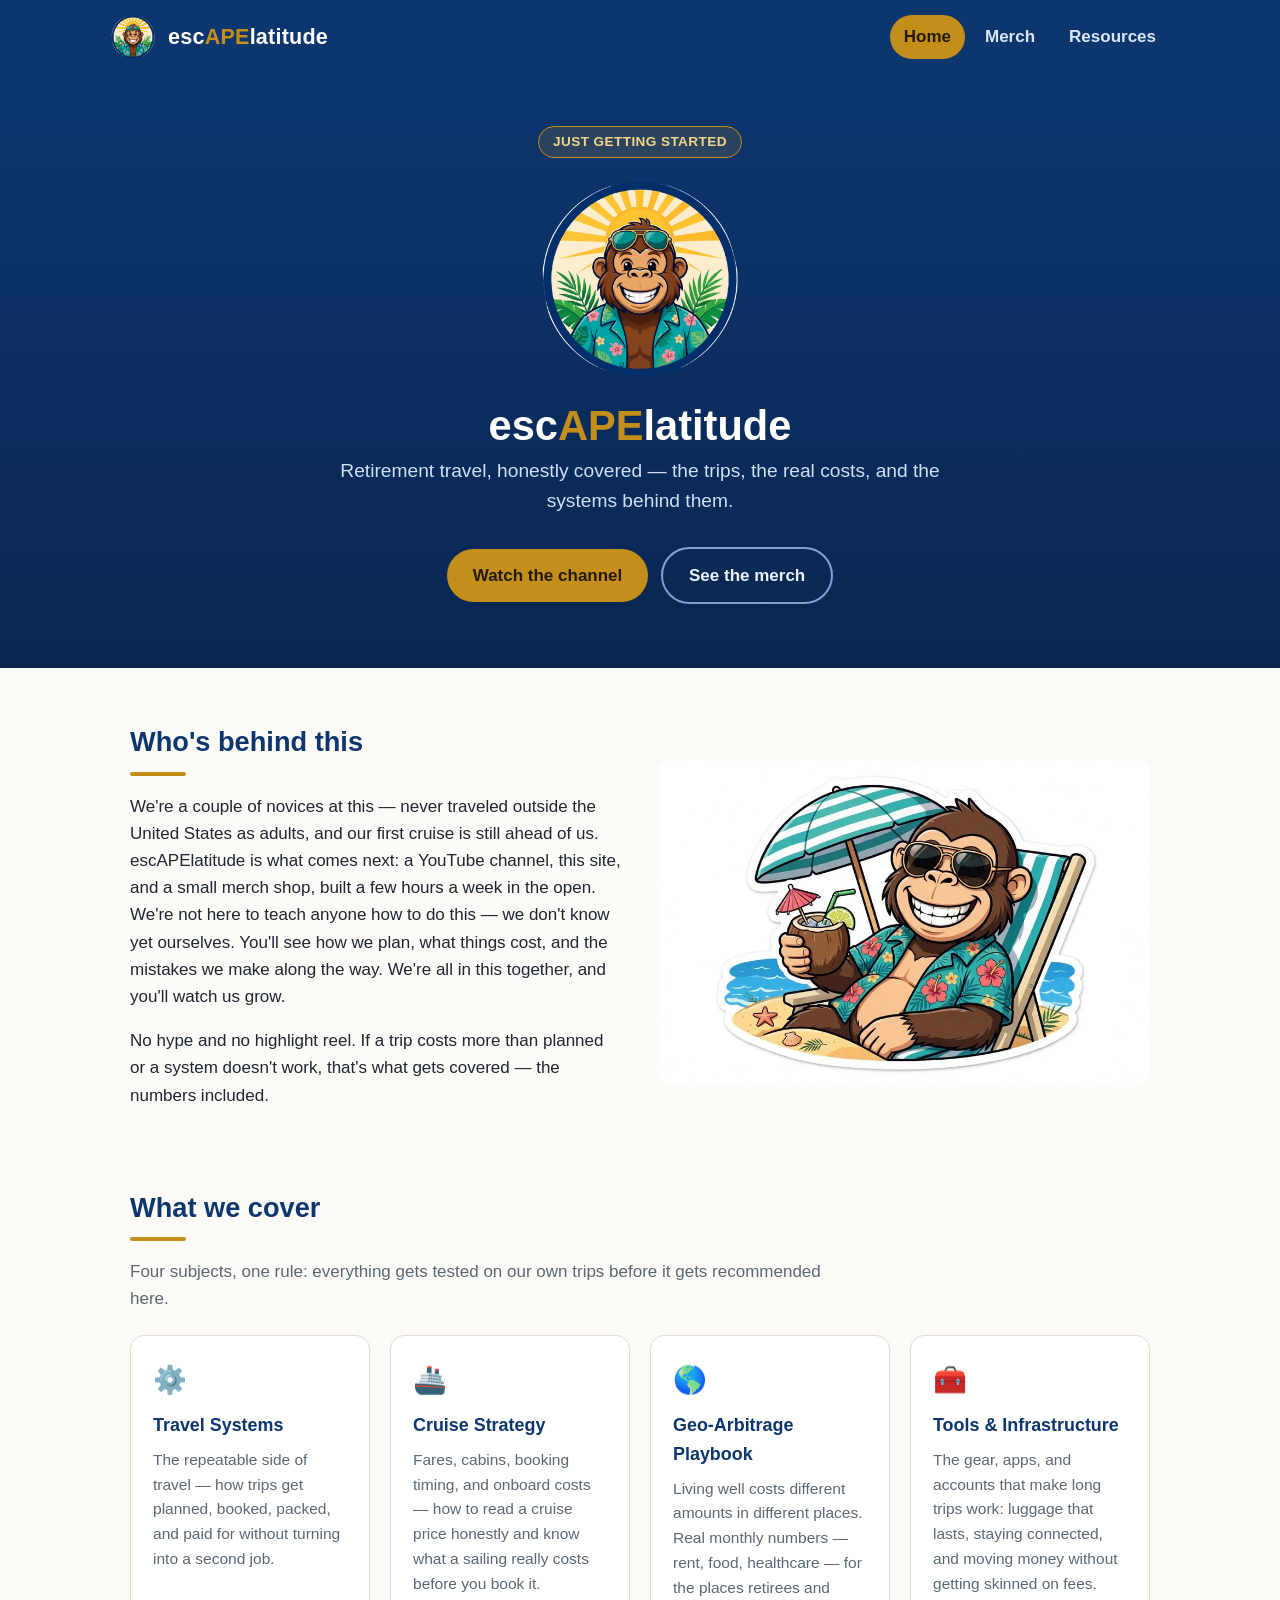
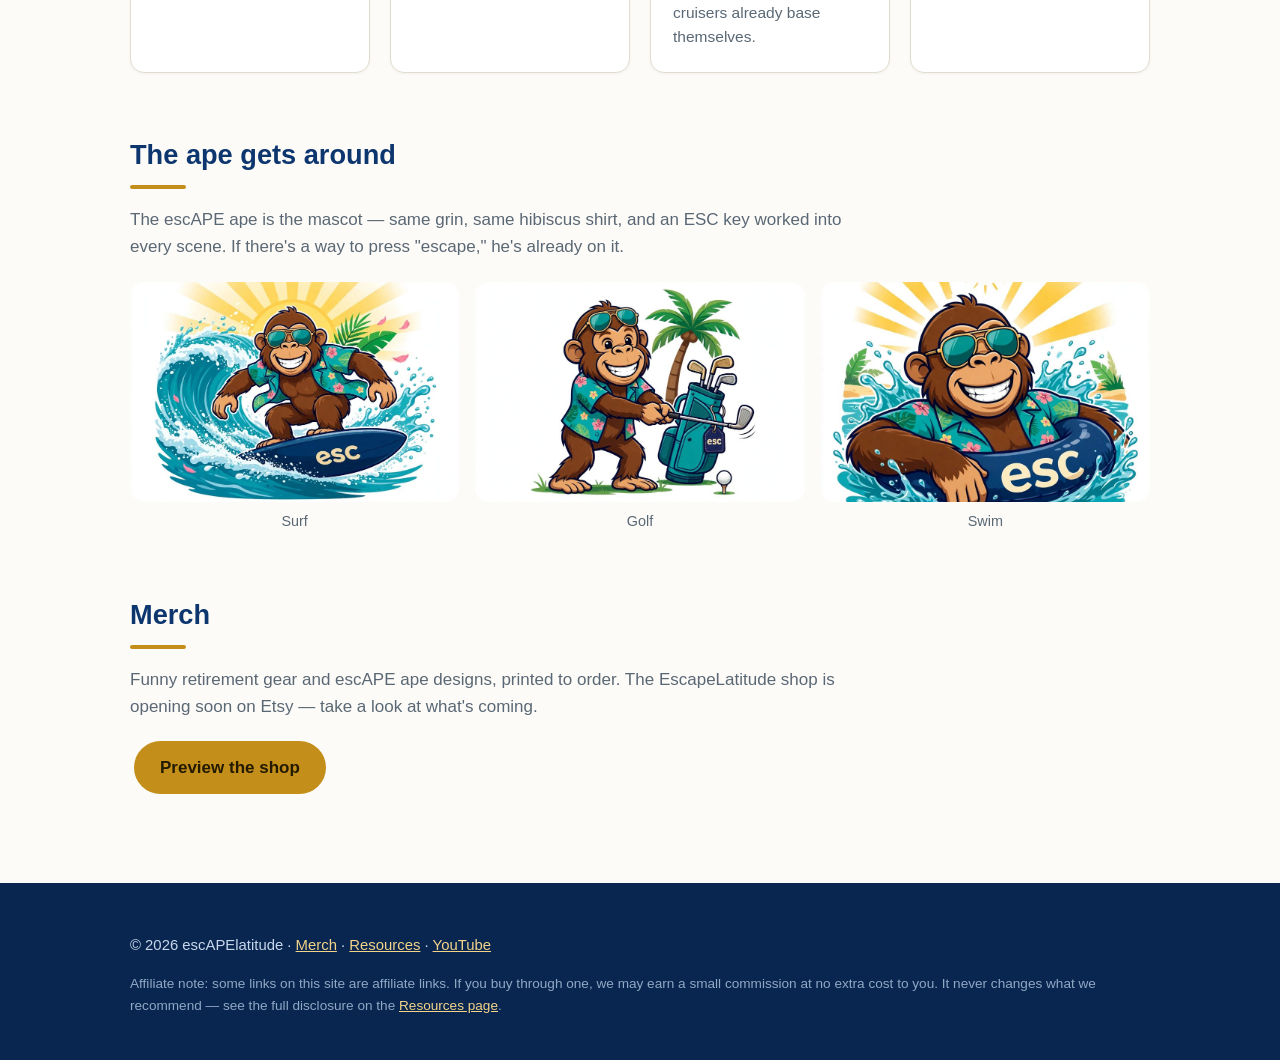
<file: index.html>
<!DOCTYPE html>
<html lang="en">
<head>
<meta charset="utf-8">
<meta name="viewport" content="width=device-width, initial-scale=1">
<title>escAPElatitude — Retirement Travel, Honestly Covered</title>
<meta name="description" content="Retirement travel, honestly covered: the trips, the real costs, and the systems behind them — from a couple of novices figuring it out in the open.">
<link rel="icon" type="image/png" href="assets/favicon.png">
<link rel="stylesheet" href="styles.css">
</head>
<body>

<header class="site-header">
  <div class="wrap nav">
    <a class="brand" href="index.html">
      <img src="assets/badge.png" alt="escAPE ape badge">
      <span class="wordmark">esc<span class="ape">APE</span>latitude</span>
    </a>
    <nav class="nav-links">
      <a href="index.html" aria-current="page">Home</a>
      <a href="merch.html">Merch</a>
      <a href="resources.html">Resources</a>
    </nav>
  </div>
</header>

<div class="hero">
  <div class="wrap">
    <span class="status-pill">Just getting started</span>
    <img class="badge" src="assets/badge.png" alt="The escAPE ape — grinning ape in aviators and a teal hibiscus shirt, inside a navy badge">
    <h1>esc<span class="ape">APE</span>latitude</h1>
    <p class="tagline">Retirement travel, honestly covered — the trips, the real costs, and the systems behind them.</p>
    <a class="btn btn-gold" href="https://www.youtube.com/@EscapeLatitude">Watch the channel</a>
    <a class="btn btn-ghost" href="merch.html">See the merch</a>
  </div>
</div>

<main class="wrap">

  <section>
    <div class="two-col">
      <div>
        <h2>Who's behind this<span class="rule"></span></h2>
        <p>We're a couple of novices at this — never traveled outside the United States as adults, and our first cruise is still ahead of us. escAPElatitude is what comes next: a YouTube channel, this site, and a small merch shop, built a few hours a week in the open. We're not here to teach anyone how to do this — we don't know yet ourselves. You'll see how we plan, what things cost, and the mistakes we make along the way. We're all in this together, and you'll watch us grow.</p>
        <p>No hype and no highlight reel. If a trip costs more than planned or a system doesn't work, that's what gets covered — the numbers included.</p>
      </div>
      <img class="rounded" src="assets/ape-beach.jpg" alt="The escAPE ape relaxing on the beach in his hibiscus shirt and aviators">
    </div>
  </section>

  <section>
    <h2>What we cover<span class="rule"></span></h2>
    <p class="lede">Four subjects, one rule: everything gets tested on our own trips before it gets recommended here.</p>
    <div class="grid">
      <div class="card">
        <div class="icon" aria-hidden="true">⚙️</div>
        <h3>Travel Systems</h3>
        <p>The repeatable side of travel — how trips get planned, booked, packed, and paid for without turning into a second job.</p>
      </div>
      <div class="card">
        <div class="icon" aria-hidden="true">🚢</div>
        <h3>Cruise Strategy</h3>
        <p>Fares, cabins, booking timing, and onboard costs — how to read a cruise price honestly and know what a sailing really costs before you book it.</p>
      </div>
      <div class="card">
        <div class="icon" aria-hidden="true">🌎</div>
        <h3>Geo-Arbitrage Playbook</h3>
        <p>Living well costs different amounts in different places. Real monthly numbers — rent, food, healthcare — for the places retirees and cruisers already base themselves.</p>
      </div>
      <div class="card">
        <div class="icon" aria-hidden="true">🧰</div>
        <h3>Tools &amp; Infrastructure</h3>
        <p>The gear, apps, and accounts that make long trips work: luggage that lasts, staying connected, and moving money without getting skinned on fees.</p>
      </div>
    </div>
  </section>

  <section>
    <h2>The ape gets around<span class="rule"></span></h2>
    <p class="lede">The escAPE ape is the mascot — same grin, same hibiscus shirt, and an ESC key worked into every scene. If there's a way to press "escape," he's already on it.</p>
    <div class="scenes">
      <figure>
        <img src="assets/scene-surf.jpg" alt="The escAPE ape surfing, ESC key design on his board">
        <figcaption>Surf</figcaption>
      </figure>
      <figure>
        <img src="assets/scene-golf.jpg" alt="The escAPE ape teeing off, ESC key tag on his golf bag">
        <figcaption>Golf</figcaption>
      </figure>
      <figure>
        <img src="assets/scene-swim.jpg" alt="The escAPE ape floating on an ESC key swim ring">
        <figcaption>Swim</figcaption>
      </figure>
    </div>
  </section>

  <section>
    <h2>Merch<span class="rule"></span></h2>
    <p class="lede">Funny retirement gear and escAPE ape designs, printed to order. The EscapeLatitude shop is opening soon on Etsy — take a look at what's coming.</p>
    <p><a class="btn btn-gold" href="merch.html">Preview the shop</a></p>
  </section>

</main>

<footer class="site-footer">
  <div class="wrap">
    <p>© 2026 escAPElatitude · <a href="merch.html">Merch</a> · <a href="resources.html">Resources</a> · <a href="https://www.youtube.com/@EscapeLatitude">YouTube</a></p>
    <p class="fine">Affiliate note: some links on this site are affiliate links. If you buy through one, we may earn a small commission at no extra cost to you. It never changes what we recommend — see the full disclosure on the <a href="resources.html">Resources page</a>.</p>
  </div>
</footer>

</body>
</html>
</file>
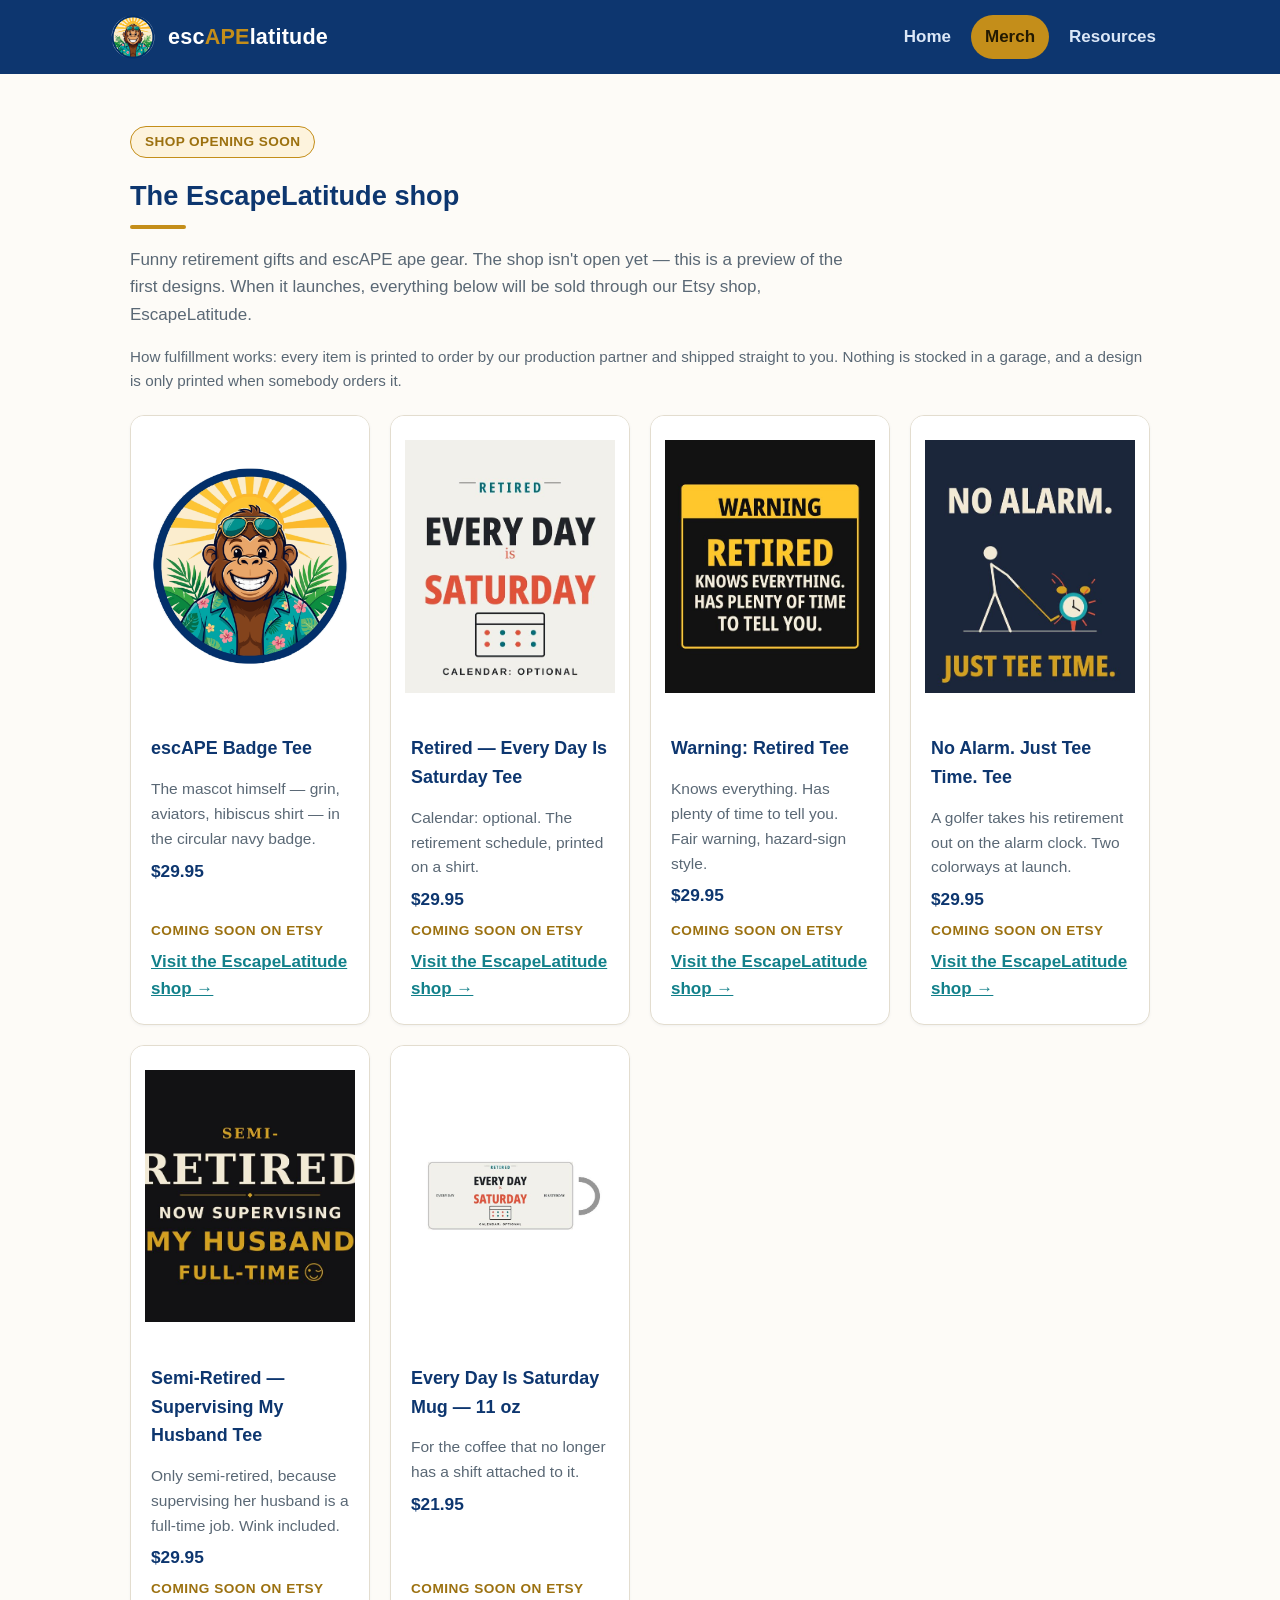
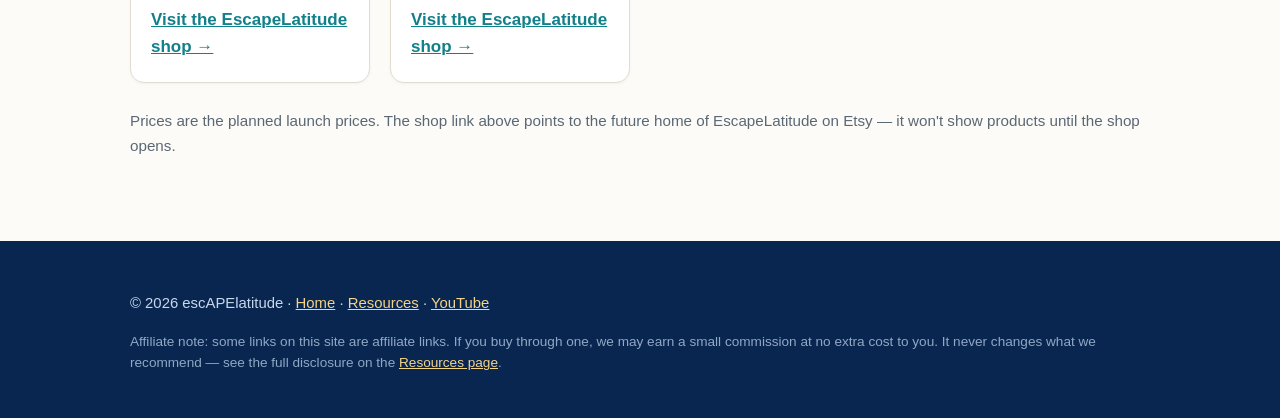
<file: merch.html>
<!DOCTYPE html>
<html lang="en">
<head>
<meta charset="utf-8">
<meta name="viewport" content="width=device-width, initial-scale=1">
<title>Merch — The EscapeLatitude Shop Preview | escAPElatitude</title>
<meta name="description" content="Preview the EscapeLatitude shop: funny retirement tees and mugs plus escAPE ape gear. Opening soon on Etsy.">
<link rel="icon" type="image/png" href="assets/favicon.png">
<link rel="stylesheet" href="styles.css">
</head>
<body>

<header class="site-header">
  <div class="wrap nav">
    <a class="brand" href="index.html">
      <img src="assets/badge.png" alt="escAPE ape badge">
      <span class="wordmark">esc<span class="ape">APE</span>latitude</span>
    </a>
    <nav class="nav-links">
      <a href="index.html">Home</a>
      <a href="merch.html" aria-current="page">Merch</a>
      <a href="resources.html">Resources</a>
    </nav>
  </div>
</header>

<main class="wrap">

  <section>
    <span class="status-pill" style="background:#fdf3dd;color:#9c7110">Shop opening soon</span>
    <h2>The EscapeLatitude shop<span class="rule"></span></h2>
    <p class="lede">Funny retirement gifts and escAPE ape gear. The shop isn't open yet — this is a preview of the first designs. When it launches, everything below will be sold through our Etsy shop, EscapeLatitude.</p>
    <p class="note">How fulfillment works: every item is printed to order by our production partner and shipped straight to you. Nothing is stocked in a garage, and a design is only printed when somebody orders it.</p>

    <div class="grid">
      <div class="card product">
        <div class="thumb"><img src="assets/badge.png" alt="escAPE ape badge design"></div>
        <div class="body">
          <h3>escAPE Badge Tee</h3>
          <p>The mascot himself — grin, aviators, hibiscus shirt — in the circular navy badge.</p>
          <span class="price">$29.95</span>
          <span class="soon">Coming soon on Etsy</span>
          <a class="shop-link" href="https://www.etsy.com/shop/EscapeLatitude">Visit the EscapeLatitude shop →</a>
        </div>
      </div>

      <div class="card product">
        <div class="thumb"><img src="assets/merch-every-day-saturday.jpg" alt="Retired — Every Day Is Saturday t-shirt preview"></div>
        <div class="body">
          <h3>Retired — Every Day Is Saturday Tee</h3>
          <p>Calendar: optional. The retirement schedule, printed on a shirt.</p>
          <span class="price">$29.95</span>
          <span class="soon">Coming soon on Etsy</span>
          <a class="shop-link" href="https://www.etsy.com/shop/EscapeLatitude">Visit the EscapeLatitude shop →</a>
        </div>
      </div>

      <div class="card product">
        <div class="thumb"><img src="assets/merch-warning-retired.jpg" alt="Warning: Retired t-shirt preview"></div>
        <div class="body">
          <h3>Warning: Retired Tee</h3>
          <p>Knows everything. Has plenty of time to tell you. Fair warning, hazard-sign style.</p>
          <span class="price">$29.95</span>
          <span class="soon">Coming soon on Etsy</span>
          <a class="shop-link" href="https://www.etsy.com/shop/EscapeLatitude">Visit the EscapeLatitude shop →</a>
        </div>
      </div>

      <div class="card product">
        <div class="thumb"><img src="assets/merch-tee-time.jpg" alt="No Alarm. Just Tee Time. t-shirt preview — golfer swinging at an alarm clock on a tee"></div>
        <div class="body">
          <h3>No Alarm. Just Tee Time. Tee</h3>
          <p>A golfer takes his retirement out on the alarm clock. Two colorways at launch.</p>
          <span class="price">$29.95</span>
          <span class="soon">Coming soon on Etsy</span>
          <a class="shop-link" href="https://www.etsy.com/shop/EscapeLatitude">Visit the EscapeLatitude shop →</a>
        </div>
      </div>

      <div class="card product">
        <div class="thumb"><img src="assets/merch-semi-retired.jpg" alt="Semi-Retired — Now Supervising My Husband Full-Time t-shirt preview"></div>
        <div class="body">
          <h3>Semi-Retired — Supervising My Husband Tee</h3>
          <p>Only semi-retired, because supervising her husband is a full-time job. Wink included.</p>
          <span class="price">$29.95</span>
          <span class="soon">Coming soon on Etsy</span>
          <a class="shop-link" href="https://www.etsy.com/shop/EscapeLatitude">Visit the EscapeLatitude shop →</a>
        </div>
      </div>

      <div class="card product">
        <div class="thumb"><img src="assets/merch-saturday-mug.jpg" alt="Retired — Every Day Is Saturday mug preview"></div>
        <div class="body">
          <h3>Every Day Is Saturday Mug — 11 oz</h3>
          <p>For the coffee that no longer has a shift attached to it.</p>
          <span class="price">$21.95</span>
          <span class="soon">Coming soon on Etsy</span>
          <a class="shop-link" href="https://www.etsy.com/shop/EscapeLatitude">Visit the EscapeLatitude shop →</a>
        </div>
      </div>
    </div>

    <p class="note" style="margin-top:26px">Prices are the planned launch prices. The shop link above points to the future home of EscapeLatitude on Etsy — it won't show products until the shop opens.</p>
  </section>

</main>

<footer class="site-footer">
  <div class="wrap">
    <p>© 2026 escAPElatitude · <a href="index.html">Home</a> · <a href="resources.html">Resources</a> · <a href="https://www.youtube.com/@EscapeLatitude">YouTube</a></p>
    <p class="fine">Affiliate note: some links on this site are affiliate links. If you buy through one, we may earn a small commission at no extra cost to you. It never changes what we recommend — see the full disclosure on the <a href="resources.html">Resources page</a>.</p>
  </div>
</footer>

</body>
</html>
</file>
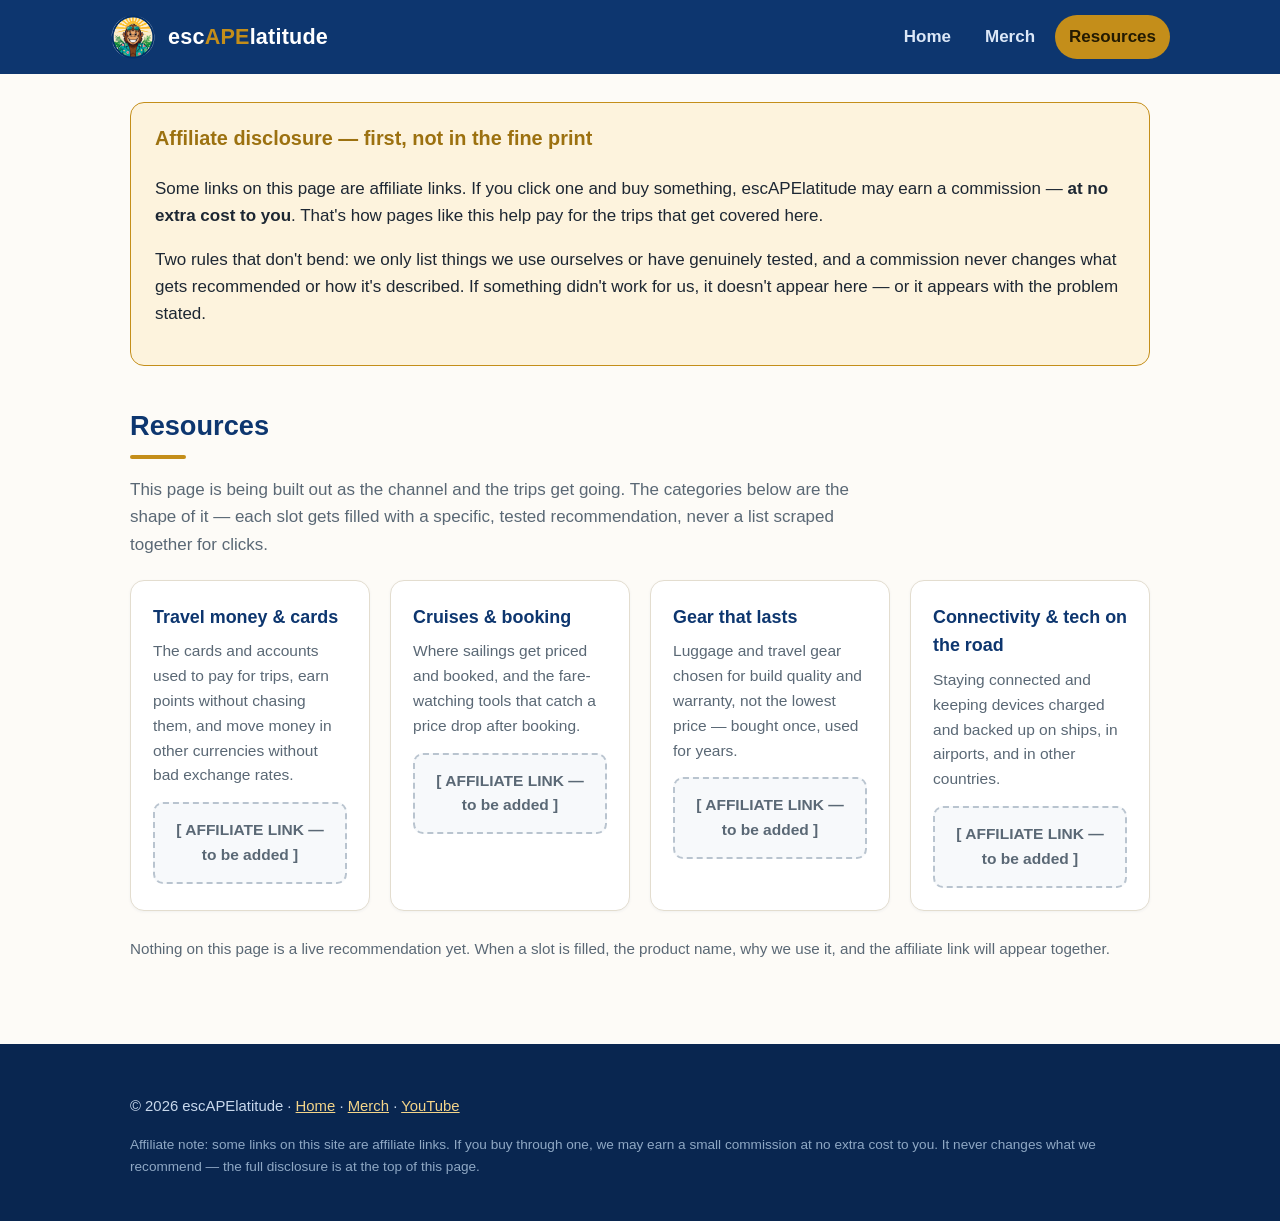
<file: resources.html>
<!DOCTYPE html>
<html lang="en">
<head>
<meta charset="utf-8">
<meta name="viewport" content="width=device-width, initial-scale=1">
<title>Resources — What We Use and Recommend | escAPElatitude</title>
<meta name="description" content="The tools, gear, and services escAPElatitude uses and recommends — with a plain affiliate disclosure up front.">
<link rel="icon" type="image/png" href="assets/favicon.png">
<link rel="stylesheet" href="styles.css">
</head>
<body>

<header class="site-header">
  <div class="wrap nav">
    <a class="brand" href="index.html">
      <img src="assets/badge.png" alt="escAPE ape badge">
      <span class="wordmark">esc<span class="ape">APE</span>latitude</span>
    </a>
    <nav class="nav-links">
      <a href="index.html">Home</a>
      <a href="merch.html">Merch</a>
      <a href="resources.html" aria-current="page">Resources</a>
    </nav>
  </div>
</header>

<main class="wrap">

  <div class="disclosure">
    <h3>Affiliate disclosure — first, not in the fine print</h3>
    <p>Some links on this page are affiliate links. If you click one and buy something, escAPElatitude may earn a commission — <strong>at no extra cost to you</strong>. That's how pages like this help pay for the trips that get covered here.</p>
    <p>Two rules that don't bend: we only list things we use ourselves or have genuinely tested, and a commission never changes what gets recommended or how it's described. If something didn't work for us, it doesn't appear here — or it appears with the problem stated.</p>
  </div>

  <section style="padding-top:10px">
    <h2>Resources<span class="rule"></span></h2>
    <p class="lede">This page is being built out as the channel and the trips get going. The categories below are the shape of it — each slot gets filled with a specific, tested recommendation, never a list scraped together for clicks.</p>

    <div class="grid">
      <div class="card">
        <h3>Travel money &amp; cards</h3>
        <p>The cards and accounts used to pay for trips, earn points without chasing them, and move money in other currencies without bad exchange rates.</p>
        <p class="placeholder" style="margin-top:14px">[ AFFILIATE LINK — to be added ]</p>
      </div>
      <div class="card">
        <h3>Cruises &amp; booking</h3>
        <p>Where sailings get priced and booked, and the fare-watching tools that catch a price drop after booking.</p>
        <p class="placeholder" style="margin-top:14px">[ AFFILIATE LINK — to be added ]</p>
      </div>
      <div class="card">
        <h3>Gear that lasts</h3>
        <p>Luggage and travel gear chosen for build quality and warranty, not the lowest price — bought once, used for years.</p>
        <p class="placeholder" style="margin-top:14px">[ AFFILIATE LINK — to be added ]</p>
      </div>
      <div class="card">
        <h3>Connectivity &amp; tech on the road</h3>
        <p>Staying connected and keeping devices charged and backed up on ships, in airports, and in other countries.</p>
        <p class="placeholder" style="margin-top:14px">[ AFFILIATE LINK — to be added ]</p>
      </div>
    </div>

    <p class="note" style="margin-top:26px">Nothing on this page is a live recommendation yet. When a slot is filled, the product name, why we use it, and the affiliate link will appear together.</p>
  </section>

</main>

<footer class="site-footer">
  <div class="wrap">
    <p>© 2026 escAPElatitude · <a href="index.html">Home</a> · <a href="merch.html">Merch</a> · <a href="https://www.youtube.com/@EscapeLatitude">YouTube</a></p>
    <p class="fine">Affiliate note: some links on this site are affiliate links. If you buy through one, we may earn a small commission at no extra cost to you. It never changes what we recommend — the full disclosure is at the top of this page.</p>
  </div>
</footer>

</body>
</html>
</file>
<file: styles.css>
/* escAPElatitude — hand-written styles, no frameworks, no external dependencies */
:root{
  --navy:#0d366f;        /* RGB(13,54,112) */
  --navy-dark:#092650;
  --gold:#c48e1a;        /* RGB(196,142,26) */
  --gold-dark:#9c7110;
  --teal:#12808a;
  --ink:#1d2733;
  --muted:#5a6875;
  --paper:#fdfbf7;
  --card:#ffffff;
  --line:#e3ddcf;
  --radius:14px;
}
*{box-sizing:border-box}
html{scroll-behavior:smooth}
body{
  margin:0; background:var(--paper); color:var(--ink);
  font-family:-apple-system,BlinkMacSystemFont,"Segoe UI",Roboto,"Helvetica Neue",Arial,sans-serif;
  line-height:1.6; font-size:17px;
}
img{max-width:100%; height:auto; display:block}
a{color:var(--teal)}
.wrap{max-width:1060px; margin:0 auto; padding:0 20px}

/* Header / nav */
.site-header{background:var(--navy); color:#fff}
.nav{display:flex; align-items:center; gap:14px; flex-wrap:wrap; padding:14px 0}
.nav .brand{display:flex; align-items:center; gap:12px; text-decoration:none; color:#fff; margin-right:auto}
.nav .brand img{width:46px; height:46px}
.nav .brand .wordmark{font-size:1.35rem; font-weight:800; letter-spacing:.2px}
.nav .brand .wordmark .ape{color:var(--gold)}
.nav-links{display:flex; gap:6px; flex-wrap:wrap}
.nav-links a{color:#dbe7f7; text-decoration:none; padding:8px 14px; border-radius:999px; font-weight:600}
.nav-links a:hover{background:rgba(255,255,255,.12); color:#fff}
.nav-links a[aria-current="page"]{background:var(--gold); color:#231a02}

/* Hero */
.hero{background:linear-gradient(180deg,var(--navy) 0%,var(--navy-dark) 100%); color:#fff; text-align:center; padding:52px 0 60px}
.hero img.badge{width:210px; margin:0 auto 18px}
.hero h1{font-size:2.6rem; margin:0 0 6px; line-height:1.15}
.hero h1 .ape{color:var(--gold)}
.hero .tagline{font-size:1.2rem; color:#cfe0f4; margin:0 auto 26px; max-width:620px}
.btn{display:inline-block; text-decoration:none; font-weight:700; padding:13px 26px; border-radius:999px; margin:4px}
.btn-gold{background:var(--gold); color:#231a02}
.btn-gold:hover{background:var(--gold-dark); color:#fff}
.btn-ghost{border:2px solid #7fa3cf; color:#eaf2fc}
.btn-ghost:hover{border-color:#fff; color:#fff}
.status-pill{display:inline-block; background:rgba(196,142,26,.16); border:1px solid var(--gold); color:#f3d489;
  border-radius:999px; padding:4px 14px; font-size:.85rem; font-weight:700; letter-spacing:.4px; text-transform:uppercase; margin-bottom:16px}

/* Sections */
section{padding:52px 0 8px}
h2{font-size:1.7rem; color:var(--navy); margin:0 0 10px}
h2 .rule{display:block; width:56px; height:4px; background:var(--gold); border-radius:2px; margin-top:8px}
.lede{color:var(--muted); max-width:720px}
.two-col{display:grid; grid-template-columns:1fr 1fr; gap:34px; align-items:center}
.two-col img.rounded{border-radius:var(--radius)}

/* Pillar + product cards */
.grid{display:grid; grid-template-columns:repeat(auto-fit,minmax(230px,1fr)); gap:20px; margin-top:22px}
.card{background:var(--card); border:1px solid var(--line); border-radius:var(--radius); padding:22px; box-shadow:0 1px 3px rgba(13,54,112,.05)}
.card h3{margin:0 0 8px; color:var(--navy); font-size:1.12rem}
.card p{margin:0; color:var(--muted); font-size:.97rem}
.card .icon{font-size:1.7rem; margin-bottom:10px}
.product{padding:0; overflow:hidden; display:flex; flex-direction:column}
.product .thumb{background:#fff}
.product .thumb img{width:100%; height:300px; object-fit:contain; padding:14px}
.product .body{padding:18px 20px 22px; display:flex; flex-direction:column; gap:6px; flex:1}
.product .price{font-weight:800; color:var(--navy); font-size:1.08rem}
.product .soon{margin-top:auto; font-size:.85rem; font-weight:700; color:var(--gold-dark); text-transform:uppercase; letter-spacing:.5px}
.product a.shop-link{font-weight:700}

/* Scene strip */
.scenes{display:grid; grid-template-columns:repeat(auto-fit,minmax(240px,1fr)); gap:16px; margin-top:22px}
.scenes figure{margin:0}
.scenes img{border-radius:var(--radius); width:100%; height:220px; object-fit:cover}
.scenes figcaption{text-align:center; color:var(--muted); font-size:.9rem; margin-top:8px}

/* Disclosure + placeholder boxes */
.disclosure{background:#fdf3dd; border:1px solid var(--gold); border-radius:var(--radius); padding:20px 24px; margin:28px 0}
.disclosure h2,.disclosure h3{color:var(--gold-dark); margin-top:0}
.placeholder{border:2px dashed #b9c4cf; border-radius:10px; padding:14px 16px; color:var(--muted); background:#f7f9fb; font-weight:600; text-align:center}
.note{color:var(--muted); font-size:.95rem}

/* Footer */
.site-footer{background:var(--navy-dark); color:#c8d8ec; margin-top:60px; padding:36px 0 30px; font-size:.93rem}
.site-footer a{color:#f3d489}
.site-footer .fine{color:#8fa8c4; font-size:.85rem; margin-top:14px}

@media (max-width:680px){
  .two-col{grid-template-columns:1fr}
  .hero h1{font-size:2rem}
  .hero img.badge{width:160px}
  .nav{justify-content:center}
  .nav .brand{margin-right:0}
}
</file>
